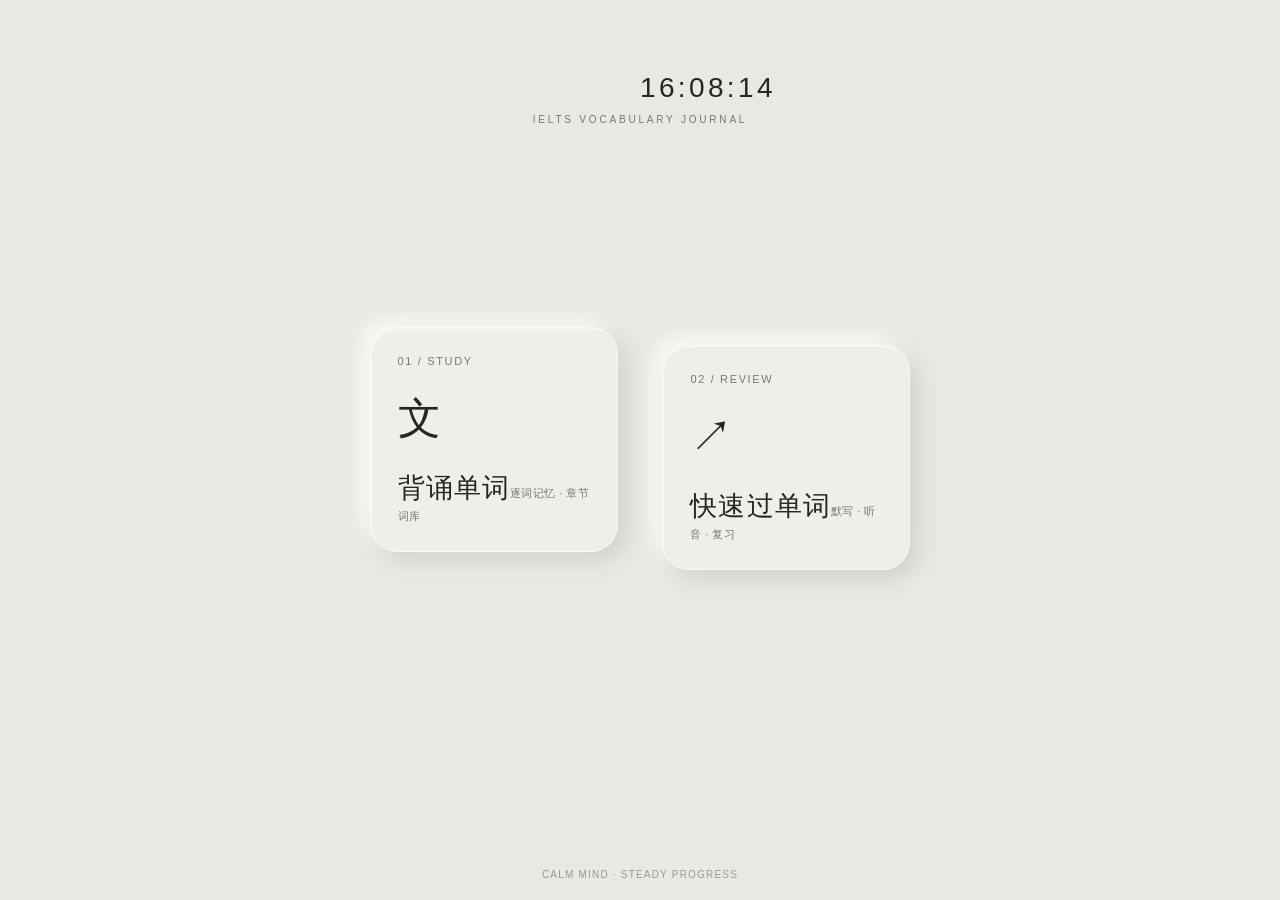
<file: index.html>
<!doctype html>
<html lang="zh-CN"><head><meta charset="utf-8"><meta name="viewport" content="width=device-width, initial-scale=1, viewport-fit=cover"><meta name="theme-color" content="#e9e8e2"><title>词汇真经 · IELTS Vocabulary v0.3</title>
<style>
:root{--paper:#e9e8e2;--ink:#252722;--muted:#777970;--tile:#efeee8;--shadow1:rgba(255,255,250,.9);--shadow2:rgba(126,127,117,.22);--accent:#6e7867;--line:#d8d8cf;--panel:#f5f4ee;--green:#629b70;--red:#c57d7d}*{box-sizing:border-box}html,body{margin:0;min-height:100%;background:var(--paper);color:var(--ink);font-family:-apple-system,BlinkMacSystemFont,"SF Pro Display","PingFang SC",sans-serif}button,input{font:inherit;color:inherit}button{cursor:pointer}button:focus-visible,input:focus-visible{outline:2px solid var(--accent);outline-offset:3px}.screen{min-height:100svh}.home{position:relative;display:flex;flex-direction:column;align-items:center;justify-content:center;padding:calc(24px + env(safe-area-inset-top)) 24px calc(28px + env(safe-area-inset-bottom));overflow:hidden}.clock{position:absolute;top:clamp(26px,8vh,74px);left:50%;transform:translateX(-50%) translateY(34px);opacity:0;font-size:clamp(20px,2.5vw,28px);font-weight:500;letter-spacing:.12em;font-variant-numeric:tabular-nums;animation:floatIn 1.1s cubic-bezier(.16,1,.3,1) .18s forwards}.brand{position:absolute;top:calc(clamp(26px,8vh,74px) + 42px);font-size:10px;letter-spacing:.28em;color:var(--muted);opacity:0;animation:fadeIn .9s ease .7s forwards}.tiles{display:flex;align-items:center;justify-content:center;gap:clamp(20px,3.5vw,46px);width:100%;transform:translateY(42px);opacity:0;animation:floatIn 1.2s cubic-bezier(.16,1,.3,1) .38s forwards}.tile{width:clamp(150px,20vw,248px);height:clamp(172px,25vh,226px);border:1px solid rgba(255,255,255,.65);border-radius:27px;background:var(--tile);box-shadow:8px 8px 20px var(--shadow2),-8px -8px 20px var(--shadow1),inset 1px 1px 1px rgba(255,255,255,.55);display:flex;flex-direction:column;align-items:flex-start;justify-content:space-between;padding:clamp(18px,2.3vw,27px);text-align:left;transition:transform .28s ease,box-shadow .28s ease;position:relative;overflow:hidden}.tile:first-child{transform:translateY(-9px)}.tile:last-child{transform:translateY(9px)}.tile:hover{box-shadow:12px 12px 24px var(--shadow2),-12px -12px 24px var(--shadow1)}.tile:active{filter:brightness(.99)}.num{font-size:11px;letter-spacing:.15em;color:var(--muted)}.glyph{font-size:clamp(28px,4vw,43px);font-weight:300;line-height:1}.tile-title{font-size:clamp(19px,2.4vw,27px);font-weight:550;letter-spacing:.04em}.tile-sub{font-size:11px;color:var(--muted);margin-top:6px;letter-spacing:.04em}.home-note{position:absolute;bottom:calc(20px + env(safe-area-inset-bottom));font-size:10px;color:#999a91;letter-spacing:.12em;opacity:0;animation:fadeIn 1s ease 1s forwards}@keyframes floatIn{to{opacity:1;transform:translateY(0)}}@keyframes fadeIn{to{opacity:1}}.workspace{display:none;height:100svh;min-height:0;overflow:hidden;grid-template-columns:minmax(220px,25%) 1fr}.workspace.active{display:grid}.sidebar{padding:calc(22px + env(safe-area-inset-top)) 18px 22px calc(18px + env(safe-area-inset-left));border-right:1px solid var(--line);height:100svh;min-height:0;overflow:hidden;display:flex;flex-direction:column;background:rgba(255,255,255,.13)}.side-top{display:flex;align-items:center;justify-content:space-between;gap:10px;margin-bottom:24px}.back{border:0;background:transparent;padding:8px 0;color:var(--muted);font-size:13px}.side-title{font-size:20px;font-weight:600;margin:5px 0}.side-desc{font-size:11px;color:var(--muted);margin-bottom:18px}.chapter-list{display:flex;flex-direction:column;gap:5px;overflow-y:auto;overscroll-behavior:contain;min-height:0;flex:1;padding-right:4px;-webkit-overflow-scrolling:touch}.chapter{display:flex;align-items:center;gap:11px;width:100%;border:0;background:transparent;text-align:left;border-radius:12px;padding:11px 10px;min-height:46px}.chapter:hover{background:rgba(255,255,255,.4)}.chapter.active{background:#dcded4}.chapter-no{font-size:10px;color:var(--muted);min-width:22px}.chapter-name{font-size:12px;line-height:1.4}.side-foot{margin-top:auto;padding-top:16px;color:var(--muted);font-size:10px;line-height:1.7}.content{min-width:0;height:100svh;min-height:0;padding:calc(24px + env(safe-area-inset-top)) calc(26px + env(safe-area-inset-right)) 30px;overflow:hidden;display:flex;flex-direction:column}.content-head{display:flex;justify-content:space-between;align-items:flex-start;gap:16px;margin-bottom:24px}.eyebrow{font-size:10px;letter-spacing:.19em;color:var(--muted)}h1{font-size:clamp(24px,3vw,38px);font-weight:550;letter-spacing:-.035em;margin:8px 0 5px}.chapter-subtitle{color:var(--muted);font-size:12px}.head-actions{display:flex;gap:8px;align-items:center}.soft-button{border:1px solid var(--line);background:rgba(255,255,255,.28);border-radius:12px;padding:10px 13px;font-size:12px}.soft-button:hover{background:rgba(255,255,255,.65)}.word-grid{display:grid;grid-template-columns:repeat(auto-fill,minmax(min(100%,165px),1fr));gap:13px;align-content:start;overflow-y:auto;overscroll-behavior:contain;min-height:0;flex:1;padding:2px 6px 16px 2px;-webkit-overflow-scrolling:touch}.word-card{border:1px solid rgba(255,255,255,.7);border-radius:17px;background:var(--panel);box-shadow:4px 4px 12px rgba(126,127,117,.12),-4px -4px 12px rgba(255,255,250,.65);padding:17px 16px;min-height:116px;text-align:left;transition:box-shadow .22s ease;will-change:box-shadow}.word-card:hover{box-shadow:6px 6px 15px rgba(126,127,117,.16),-6px -6px 15px rgba(255,255,250,.75)}.word-en{font-size:20px;font-weight:570;letter-spacing:-.025em;margin-bottom:7px;overflow-wrap:anywhere}.word-meta{display:flex;align-items:center;gap:9px;color:var(--muted);font-size:11px}.word-pos{color:#646c5d}.word-cn{font-size:12px;margin-top:9px;color:#50554c}.empty-note{font-size:12px;color:var(--muted);padding:20px 0}.demo-label{display:inline-flex;border:1px solid var(--line);border-radius:999px;padding:5px 9px;font-size:10px;color:var(--muted);margin-top:12px}.quick-view{display:none;min-height:100svh;padding:calc(25px + env(safe-area-inset-top)) max(20px,calc((100vw - 780px)/2)) calc(20px + env(safe-area-inset-bottom));align-items:center;justify-content:center}.quick-view.active{display:flex;animation:fadeIn .25s ease}.quick-layout{width:min(780px,100%);display:flex;flex-direction:column;gap:18px}.quick-top{display:flex;align-items:center;justify-content:space-between;gap:12px}.quick-panel{width:100%;min-height:260px;border:1px solid rgba(255,255,255,.75);border-radius:28px;background:var(--panel);box-shadow:8px 8px 22px var(--shadow2),-8px -8px 22px var(--shadow1);padding:clamp(24px,5vw,44px);display:flex;flex-direction:column;align-items:center;justify-content:center;text-align:center;transition:box-shadow .2s,transform .2s}.prompt-label{font-size:11px;color:var(--muted);letter-spacing:.1em}.prompt-text{font-size:clamp(24px,4vw,38px);font-weight:520;margin-top:22px;line-height:1.5}.prompt-sub{font-size:13px;color:var(--muted);margin-top:10px}.answer-input{display:block;width:100%;border:1px solid rgba(255,255,255,.8);border-radius:18px;background:#f7f6f0;padding:18px 20px;font-size:20px;box-shadow:inset 4px 4px 9px rgba(126,127,117,.09),inset -4px -4px 9px rgba(255,255,250,.9);transition:border-color .18s,box-shadow .18s;outline:none;text-align:center}.answer-input::placeholder{color:#a1a298;font-size:15px}.answer-input.good{border-color:rgba(76,158,97,.7);box-shadow:0 0 0 3px rgba(76,158,97,.12),0 0 22px rgba(76,158,97,.26),inset 2px 2px 5px rgba(126,127,117,.06)}.answer-input.bad{border-color:rgba(197,100,100,.52);box-shadow:0 0 0 2px rgba(197,100,100,.07),0 0 13px rgba(197,100,100,.13);animation:shake .32s ease}.answer-input:disabled{opacity:.7}@keyframes shake{0%,100%{transform:translateX(0)}20%,60%{transform:translateX(-5px)}40%,80%{transform:translateX(5px)}}.quick-buttons{display:grid;grid-template-columns:repeat(5,minmax(0,1fr));gap:8px}.quick-buttons button{min-width:0;white-space:nowrap;padding:12px 5px;font-size:clamp(10px,1.5vw,13px);border-radius:13px}.quick-buttons .active-mode{background:#dcded4;box-shadow:inset 2px 2px 4px rgba(100,105,90,.08)}.word-btn{color:#4e8b5b}.progress-wrap{margin-top:2px}.progress-meta{display:flex;align-items:center;justify-content:flex-end;font-size:12px;color:var(--muted);font-variant-numeric:tabular-nums;margin-bottom:8px}.progress-track{height:8px;background:#d9d9d0;border-radius:99px;overflow:hidden;box-shadow:inset 2px 2px 4px rgba(100,100,90,.1)}.progress-fill{height:100%;width:0;background:#779b7b;border-radius:99px;transition:width .3s ease}.list-row{display:grid;grid-template-columns:1fr 1fr;gap:12px}.vocab-bin{border-radius:17px;padding:13px;background:rgba(255,255,255,.25);min-height:74px}.vocab-bin.wrong{border:1px solid rgba(197,125,125,.5)}.vocab-bin.new{border:1px solid rgba(98,155,112,.5)}.bin-title{font-size:12px;font-weight:600;margin-bottom:8px}.wrong .bin-title{color:#b66d6d}.new .bin-title{color:#4f8a5d}.bin-words{display:flex;flex-wrap:wrap;gap:6px}.bin-word{font-size:11px;padding:5px 8px;border-radius:7px;background:rgba(255,255,255,.52);line-height:1.4}.wrong .bin-word{background:rgba(197,125,125,.12)}.new .bin-word{background:rgba(98,155,112,.12)}.review-missed{display:block;width:100%;margin-top:12px;border:1px solid var(--line);border-radius:13px;padding:12px;background:rgba(255,255,255,.36);font-size:13px}.reset-btn{display:block;margin:8px auto 0;background:transparent;border:0;padding:8px 14px;color:var(--muted);font-size:12px}.modal-backdrop{position:fixed;inset:0;background:rgba(36,38,32,.25);backdrop-filter:blur(8px);display:none;align-items:center;justify-content:center;padding:16px;z-index:20}.modal-backdrop.open{display:flex;animation:backdropFade .22s ease both}@keyframes backdropFade{from{background:rgba(36,38,32,0)}to{background:rgba(36,38,32,.25)}}.word-window,.chapter-window,.summary-window{width:min(760px,94vw);max-height:88svh;overflow:auto;border-radius:28px;background:var(--panel);box-shadow:0 30px 90px rgba(30,32,25,.22),inset 1px 1px 0 white;padding:clamp(22px,5vw,48px);display:flex;flex-direction:column;position:relative;animation:none;transform:translateZ(0);backface-visibility:hidden}@keyframes windowIn{from{opacity:.6;transform:scale(.45) translateY(20px)}to{opacity:1;transform:scale(1) translateY(0)}}.modal-top{display:flex;justify-content:space-between;align-items:center}.modal-kicker{font-size:10px;color:var(--muted);letter-spacing:.15em}.close{border:1px solid var(--line);background:transparent;border-radius:50%;width:36px;height:36px;font-size:20px;line-height:1;flex-shrink:0}.modal-word{font-size:clamp(42px,8vw,68px);letter-spacing:-.05em;font-weight:550;margin:clamp(24px,6vh,52px) 0 8px;text-align:center}.modal-phonetic{color:var(--muted);font-size:14px;text-align:center;margin-top:0;letter-spacing:.02em}.meaning-line{display:block;margin:0 0 7px}.meaning-pos{display:inline-block;color:#646c5d;font-size:.72em;font-weight:600;margin-right:8px;white-space:nowrap}.modal-meaning{font-size:clamp(18px,3vw,24px);margin-top:24px;line-height:1.65}.modal-word{margin-bottom:8px}.modal-roots{font-size:14px;color:#65695f;line-height:1.8;margin-top:16px}.modal-example{margin-top:16px;color:#62665d;font-size:14px;line-height:1.8}.modal-example b{font-weight:550;color:#777970;margin-right:7px}.modal-bottom{margin-top:auto;padding-top:30px;display:flex;align-items:center;justify-content:space-between;gap:10px}.modal-counter{font-size:11px;color:var(--muted)}.primary{background:#6e7867;color:white;border:0;border-radius:12px;padding:12px 18px;font-size:12px}.chapter-window{width:min(400px,90vw);max-height:min(620px,80svh);padding:22px}.chapter-options{overflow:auto;margin-top:15px;display:flex;flex-direction:column;gap:4px}.chapter-option{display:flex;align-items:center;justify-content:space-between;border:0;background:transparent;border-radius:12px;padding:13px;text-align:left}.chapter-option:hover,.chapter-option.selected{background:#e4e5dc}.summary-window{width:min(680px,94vw);min-height:430px;justify-content:center;transform-origin:center;animation:summaryGrow .55s cubic-bezier(.16,1,.3,1)}@keyframes summaryGrow{from{opacity:.6;transform:scale(.3)}to{opacity:1;transform:scale(1)}}.summary-score{font-size:clamp(48px,10vw,78px);font-weight:550;letter-spacing:-.06em;text-align:center;margin:20px 0}.summary-stats{display:flex;justify-content:center;gap:24px;color:var(--muted);font-size:13px}.summary-lists{display:grid;grid-template-columns:1fr 1fr;gap:12px;margin-top:24px}.summary-actions{display:flex;justify-content:center;gap:10px;flex-wrap:wrap;margin-top:24px}.hide{display:none!important}.flash-message{min-height:18px;text-align:center;font-size:12px;color:var(--muted)}
@media(max-width:700px){.home{padding-left:16px;padding-right:16px}.tiles{gap:14px}.tile{width:min(43vw,220px);height:clamp(160px,23vh,210px);border-radius:22px;padding:17px}.tile:first-child{transform:translateY(-6px)}.tile:last-child{transform:translateY(6px)}.workspace.active{grid-template-columns:118px minmax(0,1fr)}.sidebar,.content{height:100svh;min-height:0}.content-head{flex-shrink:0}.sidebar{padding:calc(16px + env(safe-area-inset-top)) 9px 14px calc(8px + env(safe-area-inset-left))}.side-top{align-items:flex-start;margin-bottom:18px}.side-title{font-size:17px}.side-desc{font-size:10px}.chapter{padding:10px 6px;gap:5px}.chapter-name{font-size:10px}.chapter-no{min-width:18px;font-size:9px}.content{padding:calc(18px + env(safe-area-inset-top)) calc(12px + env(safe-area-inset-right)) 20px}.content-head{display:block;margin-bottom:18px}.head-actions{margin-top:14px}.word-grid{grid-template-columns:repeat(auto-fill,minmax(125px,1fr));gap:9px}.word-card{padding:13px 12px;min-height:105px}.word-en{font-size:17px}.word-cn{font-size:11px}.chapter-subtitle{font-size:11px}.side-foot{font-size:9px}.quick-view{padding-left:14px;padding-right:14px}.quick-panel{min-height:230px;border-radius:23px}.quick-buttons{gap:5px}.quick-buttons button{padding:12px 2px;font-size:10px;border-radius:10px}.answer-input{padding:16px 10px}.list-row{gap:8px}.vocab-bin{padding:10px}.summary-window{padding:24px}.summary-lists{gap:8px}}@media(orientation:portrait) and (max-width:520px){.home{justify-content:center}.tiles{flex-direction:column;gap:16px}.tile{width:min(72vw,330px);height:clamp(132px,19vh,165px)}.tile:first-child,.tile:last-child{transform:none}.tile .glyph{font-size:29px}.clock{top:8vh}.brand{top:calc(8vh + 38px)}.home-note{font-size:9px}}@media(max-width:390px){.quick-buttons button{font-size:9px}.summary-stats{gap:12px}.modal-bottom{align-items:flex-start;flex-direction:column}}@media(prefers-reduced-motion:reduce){*,*::before,*::after{animation-duration:.01ms!important;animation-delay:0ms!important;transition-duration:.01ms!important}}
</style></head><body>
<main id="home" class="screen home"><div id="clock" class="clock">12:08:36</div><div class="brand">IELTS VOCABULARY JOURNAL</div><div class="tiles"><button class="tile" id="memorizeTile"><span class="num">01 / STUDY</span><span class="glyph">文</span><span><span class="tile-title">背诵单词</span><span class="tile-sub">逐词记忆 · 章节词库</span></span></button><button class="tile" id="quickTile"><span class="num">02 / REVIEW</span><span class="glyph">↗</span><span><span class="tile-title">快速过单词</span><span class="tile-sub">默写 · 听音 · 复习</span></span></button></div><div class="home-note">CALM MIND · STEADY PROGRESS</div></main>
<section id="workspace" class="screen workspace"><aside class="sidebar"><div class="side-top"><button class="back" id="backHome">← 首页</button><span class="eyebrow" id="sideCount">01 / 22</span></div><div class="side-title">章节目录</div><div class="side-desc">选择章节，开始学习</div><div class="chapter-list" id="chapterList"></div><div class="side-foot">进度保存在本设备浏览器<br>演示词条尚未覆盖全书</div></aside><div class="content"><div class="content-head"><div><div class="eyebrow">VOCABULARY · STUDY MODE</div><h1 id="chapterTitle">Cpt.1</h1><div id="chapterSubtitle" class="chapter-subtitle">点击单词卡片，放大查看内容。</div><span class="demo-label">演示词库 · 待核对全书内容</span></div><div class="head-actions"><button class="soft-button" id="studyHome">首页</button></div></div><div class="word-grid" id="wordGrid"></div></div></section>
<section id="quickView" class="screen quick-view"><div class="quick-layout"><div class="quick-top"><div><div class="eyebrow">02 / QUICK REVIEW</div><div class="chapter-subtitle">根据中文释义或读音默写英文</div></div><button class="back" id="quickClose">← 首页</button></div><div class="quick-panel" id="quickPanel"><div class="prompt-label" id="promptLabel">EXPLANATION</div><div class="prompt-text" id="promptText">候选人；申请者</div><div class="prompt-sub" id="promptSub">写出对应的英文单词</div></div><form id="answerForm"><input id="answerInput" class="answer-input" type="text" autocomplete="off" autocapitalize="off" spellcheck="false" inputmode="latin" placeholder="输入英文单词，按回车提交" aria-label="输入英文单词"></form><div id="feedback" class="flash-message" aria-live="polite"></div><div class="quick-buttons"><button class="soft-button" id="chapterPicker">Cpt.1</button><button class="soft-button" id="randomBtn">Random</button><button class="soft-button active-mode" id="explanationBtn">Explanation</button><button class="soft-button" id="listeningBtn">Listening</button><button class="soft-button word-btn" id="addWordBtn">＋ 生词</button></div><div class="progress-wrap"><div class="progress-meta"><span id="progressCount">0 / 14</span></div><div class="progress-track"><div class="progress-fill" id="progressFill"></div></div></div><div class="list-row"><section class="vocab-bin wrong"><div class="bin-title">错词本 <span id="wrongCount">0</span></div><div class="bin-words" id="wrongWords"></div></section><section class="vocab-bin new"><div class="bin-title">生词本 <span id="newCount">0</span></div><div class="bin-words" id="newWords"></div></section></div><button class="review-missed" id="reviewMissed">复习生词➕错词</button><button class="reset-btn" id="resetRound">刷新</button></div></section>
<div id="wordBackdrop" class="modal-backdrop" role="dialog" aria-modal="true" aria-label="单词详情"><div class="word-window"><div class="modal-top"><div class="modal-kicker" id="modalKicker">WORD DETAIL · 01</div><button class="close" id="closeWord">×</button></div><div class="modal-word" id="modalWord">candidate</div><div class="modal-phonetic" id="modalPhonetic">/ˈkændɪdət/</div><div class="modal-meaning" id="modalMeaning"><span class="meaning-line"><span class="meaning-pos">n.</span>候选人；申请者</span></div><div class="modal-roots" id="modalRoots"></div><div class="modal-example" id="modalExample"><b>eg：</b>Example sentence.</div><div class="modal-bottom"><span class="modal-counter" id="modalCounter">Cpt.1 · 1 / 14</span><button class="primary" id="nextModal">下一个单词 →</button></div></div></div>
<div id="chapterBackdrop" class="modal-backdrop" role="dialog" aria-modal="true" aria-label="选择章节"><div class="chapter-window"><div class="modal-top"><div><div class="modal-kicker">CHOOSE CHAPTER</div><div style="margin-top:7px;font-size:18px;font-weight:550">选择章节</div></div><button class="close" id="closeChapters">×</button></div><div class="chapter-options" id="chapterOptions"></div></div></div>
<div id="summaryBackdrop" class="modal-backdrop" role="dialog" aria-modal="true" aria-label="本轮默写总结"><div class="summary-window"><div class="modal-top"><div class="modal-kicker">ROUND COMPLETE</div><button class="close" id="closeSummary">×</button></div><div style="text-align:center;margin-top:16px;color:var(--muted);font-size:13px" id="summaryChapter">Cpt.1 · 本轮完成</div><div class="summary-score" id="summaryScore">0%</div><div class="summary-stats"><span id="summaryCorrect">答对 0</span><span id="summaryWrong">答错 0</span><span id="summaryTotal">共 0 词</span></div><div class="summary-lists"><section class="vocab-bin wrong"><div class="bin-title">错词</div><div class="bin-words" id="summaryWrongWords"></div></section><section class="vocab-bin new"><div class="bin-title">生词</div><div class="bin-words" id="summaryNewWords"></div></section></div><div class="summary-actions"><button class="soft-button" id="summaryReview">复习生词➕错词</button><button class="primary" id="summaryHome">返回首页</button></div></div></div>
<script>
const vocabulary=[
{word:'monsoon',phonetic:'/mɒnˈsuːn/',pos:'n.',meaning:'季风；雨季',example:'The monsoon brings rain to us.',roots:'monsoon 经由葡萄牙语进入英语，最终源自阿拉伯语 mawsim（季节）；此处为简要词源注释。'},
{word:'gale',phonetic:'/ɡeɪl/',pos:'n.',meaning:'大风；强风',example:'We got our roof blown off in a gale last night.',roots:''},
{word:'ore',phonetic:'/ɔːr/',pos:'n.',meaning:'矿石；矿',example:'This mountain area is rich in iron ore.',roots:''},
{word:'mineral',phonetic:'/ˈmɪnərəl/',pos:'n.',meaning:'矿物；矿物质；矿产',example:'China is rich in mineral resources.',roots:'来自拉丁语 minera（矿），经由相关拉丁语词形进入英语；mineral 与 mine 在词源上有关。'},
{word:'marble',phonetic:'/ˈmɑːrbəl/',pos:'n.',meaning:'大理石；（玩具）弹珠',example:'They used marble to build the steps.',roots:'源自拉丁语 marmor，意为“大理石”，经由古法语进入英语。'},
{word:'quartz',phonetic:'/kwɔːrts/',pos:'n.',meaning:'石英',example:'Have you bought the quartz clock?',roots:''},
{word:'granite',phonetic:'/ˈɡrænɪt/',pos:'n.',meaning:'花岗岩',example:'His grave is made of granite.',roots:'与 grain（颗粒）有词源联系；granite 指具有颗粒状晶体结构的岩石。'},
{word:'gust',phonetic:'/ɡʌst/',pos:'n.',meaning:'一阵强风；（感情的）迸发',example:'A gust of wind blew the leaves off the trees.',roots:''},
{word:'breeze',phonetic:'/briːz/',pos:'n.',meaning:'微风；和风',example:'We are enjoying the cool breeze that comes from the lake.',roots:''},
{word:'hurricane',phonetic:'/ˈhɜːrəkeɪn/',pos:'n.',meaning:'飓风；暴风',example:'The hurricane flung their motorboat upon the rocks.',roots:'源自西班牙语 huracán，最终与加勒比地区原住民语言中的风暴名称有关。'},
{word:'tornado',phonetic:'/tɔːrˈneɪdoʊ/',pos:'n.',meaning:'龙卷风',example:'When a tornado touches the ground, it does a lot of damage.',roots:'常被联系到西班牙语 tornar（转动、返回）一类词形；词源细节较复杂，不宜仅按现代拼写硬拆词根。'},
{word:'typhoon',phonetic:'/taɪˈfuːn/',pos:'n.',meaning:'台风',example:'The typhoon is gathering strength.',roots:'经由英语及其他欧洲语言传播，历史上与中文“台风”及希腊语、阿拉伯语等词形的关系存在争议，不做单一来源断言。'},
{word:'volcano',phonetic:'/vɑːlˈkeɪnoʊ/',pos:'n.',meaning:'火山',example:'The volcano erupted and two small towns were buried under metres of hot ash.',roots:'源自意大利语/拉丁语 Vulcanus（罗马神话中的火神 Vulcan），与火山名称的历史联系有关。'},
{word:'erupt',phonetic:'/ɪˈrʌpt/',pos:'v.',meaning:'爆发；喷发；（群体等）突然出现',example:'Hot lava erupted from the crust.',roots:'e-（向外）+ rupt（破裂，来自拉丁语 rumpere“打破”）；同源词包括 rupture、interrupt。'}
];
const chapterNames=Array.from({length:22},(_,i)=>`Cpt.${i+1}`);const $=id=>document.getElementById(id);let studyChapter=0,selectedWord=0,mode='explanation',quizChapter=0,roundWords=[],roundIndex=0,correct=0,wrong=[],newWords=[],wrongSet=new Set(),newSet=new Set(),roundWrong=[],roundNew=[],isSpecial=false,submitting=false,roundComplete=false,randomOrder=false;
const STORAGE='ieltsVocabDesignV2';function persist(){try{localStorage.setItem(STORAGE,JSON.stringify({quizChapter,mode,wrong:[...wrongSet],newWords:[...newSet]}))}catch(e){}}function tick(){let d=new Date();$('clock').textContent=[d.getHours(),d.getMinutes(),d.getSeconds()].map(n=>String(n).padStart(2,'0')).join(':')}tick();setInterval(tick,1000);
function morphFrom(el,target){
  if(!el||!target)return;
  const sourceRect=el.getBoundingClientRect();
  if(!sourceRect.width||!sourceRect.height){target.style.visibility='';return;}
  const isScreen=target.classList.contains('screen');
  target.style.visibility='';
  if(isScreen){
    target.classList.add('active');
    const targetRect=target.getBoundingClientRect();
    const x=Math.max(0,Math.min(targetRect.width,sourceRect.left+sourceRect.width/2-targetRect.left));
    const y=Math.max(0,Math.min(targetRect.height,sourceRect.top+sourceRect.height/2-targetRect.top));
    const radius=Math.hypot(Math.max(x,targetRect.width-x),Math.max(y,targetRect.height-y));
    target.animate([{clipPath:`circle(0px at ${x}px ${y}px)`},{clipPath:`circle(${radius}px at ${x}px ${y}px)`}],{duration:620,easing:'cubic-bezier(.16,1,.3,1)'});
    const sourceScreen=el.closest('.screen');
    if(sourceScreen&&sourceScreen!==target)sourceScreen.style.display='none';
    return;
  }
  const dest=target.getBoundingClientRect();
  const dx=sourceRect.left-dest.left,dy=sourceRect.top-dest.top;
  const sx=Math.max(.01,sourceRect.width/dest.width),sy=Math.max(.01,sourceRect.height/dest.height);
  target.style.transformOrigin='top left';
  target.animate([
    {transform:`translate(${dx}px,${dy}px) scale(${sx},${sy})`,opacity:.94,borderRadius:'18px'},
    {transform:'translate(0,0) scale(1,1)',opacity:1,borderRadius:'28px'}
  ],{duration:520,easing:'cubic-bezier(.16,1,.3,1)',fill:'both'}).onfinish=()=>{target.style.transform='';target.style.transformOrigin='';};
}
function showStudy(from=$('memorizeTile')){
  $('quickView').classList.remove('active');$('quickView').style.display='none';
  $('workspace').classList.remove('active');$('workspace').style.display='grid';
  studyChapter=quizChapter;renderChapters();renderStudyWords();
  if(from)morphFrom(from,$('workspace'));else $('workspace').classList.add('active');
  $('home').style.display='none';
}
function showQuick(from=$('quickTile')){
  $('workspace').classList.remove('active');$('workspace').style.display='none';
  $('quickView').classList.remove('active');$('quickView').style.display='flex';
  if(!roundWords.length||roundComplete)startRound(quizChapter,false);
  renderQuiz();
  if(from)morphFrom(from,$('quickView'));else $('quickView').classList.add('active');
  $('home').style.display='none';
  setTimeout(()=>$('answerInput').focus({preventScroll:true}),640);
}
function showHome(){
  $('workspace').classList.remove('active');$('quickView').classList.remove('active');
  $('workspace').style.display='none';$('quickView').style.display='none';$('home').style.display='flex';closeOverlays();
}
function renderChapters(){const list=$('chapterList');list.innerHTML='';chapterNames.forEach((name,i)=>{let b=document.createElement('button');b.className='chapter'+(i===studyChapter?' active':'');b.innerHTML=`<span class="chapter-no">${String(i+1).padStart(2,'0')}</span><span class="chapter-name">${name}</span>`;b.onclick=()=>{studyChapter=i;quizChapter=i;renderChapters();renderStudyWords();startRound(i,false)};list.append(b)});$('sideCount').textContent=`${String(studyChapter+1).padStart(2,'0')} / 22`;$('chapterTitle').textContent=chapterNames[studyChapter]}
function renderStudyWords(){const grid=$('wordGrid');grid.innerHTML='';let words=studyChapter===0?vocabulary:[];$('chapterSubtitle').textContent=words.length?`${words.length} 个演示词条 · 点击卡片放大查看`:'本章节词库待从原书识别并校对';if(!words.length){grid.innerHTML='<div class="empty-note">该章节暂未录入经核对的书本词条。为避免编造教材内容，先保留页面结构。</div>';return}words.forEach((w,i)=>{let b=document.createElement('button');b.className='word-card';b.innerHTML='<div class="word-en"></div><div class="word-meta"><span class="word-pronunciation"></span><span>查看详情 ↗</span></div><div class="word-cn"></div>';b.querySelector('.word-en').textContent=w.word;b.querySelector('.word-pronunciation').textContent=w.phonetic||'';b.querySelector('.word-cn').textContent=w.pos+' '+w.meaning.split(/[；;]/)[0];b.onclick=()=>openWord(i,b);grid.append(b)})}
function openWord(i,from){selectedWord=i;const w=vocabulary[i];$('modalWord').textContent=w.word;$('modalPhonetic').textContent=w.phonetic||'';$('modalMeaning').innerHTML='';const meaningLine=document.createElement('span');meaningLine.className='meaning-line';const pos=document.createElement('span');pos.className='meaning-pos';pos.textContent=w.pos;meaningLine.append(pos,document.createTextNode(w.meaning));$('modalMeaning').append(meaningLine);$('modalRoots').textContent=w.roots;$('modalRoots').classList.toggle('hide',!w.roots);$('modalExample').innerHTML='<b>eg：</b>';let example=document.createElement('span');example.textContent=w.example;$('modalExample').append(example);$('modalKicker').textContent=`WORD DETAIL · ${String(i+1).padStart(2,'0')}`;$('modalCounter').textContent=`Cpt.${studyChapter+1} · ${i+1} / ${vocabulary.length}`;$('wordBackdrop').classList.add('open');if(from)morphFrom(from,$('wordBackdrop').querySelector('.word-window'))}
function closeOverlays(){['wordBackdrop','chapterBackdrop','summaryBackdrop'].forEach(id=>$(id).classList.remove('open'))}function closeWord(){$('wordBackdrop').classList.remove('open')};function nextModal(){openWord((selectedWord+1)%vocabulary.length)}
function startRound(chapter,fromMissed){quizChapter=chapter;isSpecial=fromMissed;roundComplete=false;submitting=false;correct=0;roundIndex=0;roundWrong=[];roundNew=[];randomOrder=false;roundWords=(chapter===0?vocabulary:[]).map((w,i)=>({...w,_id:w.word,_original:i}));if(fromMissed){const all=[...wrongSet,...newSet];roundWords=all.map(word=>vocabulary.find(w=>w.word===word)).filter(Boolean).map(w=>({...w,_id:w.word,_original:vocabulary.indexOf(w)}))}if(mode==='random')shuffle(roundWords);renderQuiz();persist()}
function shuffle(a){for(let i=a.length-1;i>0;i--){let j=Math.floor(Math.random()*(i+1));[a[i],a[j]]=[a[j],a[i]]}return a}
function currentWord(){return roundWords[roundIndex]}function renderQuiz(){const w=currentWord();$('chapterPicker').textContent=`Cpt.${quizChapter+1}`;$('randomBtn').classList.toggle('active-mode',mode==='random');$('explanationBtn').classList.toggle('active-mode',mode==='explanation');$('listeningBtn').classList.toggle('active-mode',mode==='listening');$('progressCount').textContent=`${Math.min(roundIndex,roundWords.length)} / ${roundWords.length}`;$('progressFill').style.width=(roundWords.length?Math.min(100,roundIndex/roundWords.length*100):0)+'%';renderBins();if(!w){$('promptLabel').textContent='NO WORDS';$('promptText').textContent='本章节暂无已核对词条';$('promptSub').textContent='可以先返回背诵界面，或稍后补充词库';$('answerInput').disabled=true;return} $('answerInput').disabled=false;$('answerInput').value='';$('answerInput').classList.remove('good','bad');$('feedback').textContent='';if(mode==='explanation'){$('promptLabel').textContent='EXPLANATION';$('promptText').textContent=w.meaning;$('promptSub').textContent='写出对应的英文单词'}else if(mode==='listening'){$('promptLabel').textContent='LISTENING';$('promptText').textContent='听音后写出单词';$('promptSub').textContent='点击 Listening 可重新播放当前单词';speakWord(w.word)}else{$('promptLabel').textContent='RANDOM';$('promptText').textContent='写出当前单词';$('promptSub').textContent='随机顺序默写 · 可结合听音复习'} }
function speakWord(word){if(!('speechSynthesis'in window)){ $('feedback').textContent='此浏览器暂不支持语音播放';return}speechSynthesis.cancel();const u=new SpeechSynthesisUtterance(word);u.lang='en-US';u.rate=.86;speechSynthesis.speak(u)}
function renderBins(){const render=(id,arr,set)=>{const el=$(id);el.innerHTML='';const values=[...set];values.forEach(word=>{const w=vocabulary.find(x=>x.word===word);let chip=document.createElement('span');chip.className='bin-word';chip.textContent=w?`${word} · ${w.meaning.split(/[；;]/)[0]}`:word;el.append(chip)})};render('wrongWords',wrong,wrongSet);render('newWords',newWords,newSet);$('wrongCount').textContent=wrongSet.size;$('newCount').textContent=newSet.size}
function cleanInput(value){return value.replace(/[^a-zA-Z'-]/g,'')} $('answerInput').addEventListener('input',e=>{const pos=e.target.selectionStart;const clean=cleanInput(e.target.value);if(clean!==e.target.value){e.target.value=clean;try{e.target.setSelectionRange(Math.min(pos,clean.length),Math.min(pos,clean.length))}catch(_){}}});$('answerForm').addEventListener('submit',e=>{e.preventDefault();submitAnswer()});function submitAnswer(){if(submitting||roundComplete)return;const w=currentWord();if(!w)return;const answer=$('answerInput').value.trim().toLowerCase();if(!answer)return;submitting=true;const ok=answer===w.word.toLowerCase();$('answerInput').classList.remove('good','bad');void $('answerInput').offsetWidth;$('answerInput').classList.add(ok?'good':'bad');if(ok){correct++;$('feedback').textContent='Correct';$('feedback').style.color='var(--green)'}else{if(!wrongSet.has(w.word))wrongSet.add(w.word);if(!roundWrong.includes(w.word))roundWrong.push(w.word);$('feedback').textContent=`答案：${w.word}`;$('feedback').style.color='var(--red)'}roundIndex++;persist();setTimeout(()=>{submitting=false;if(roundIndex>=roundWords.length){roundComplete=true;renderQuiz();showSummary()}else{renderQuiz();$('answerInput').focus({preventScroll:true})}},680)}
function addCurrentNew(){const w=currentWord();if(!w)return;if(!newSet.has(w.word))newSet.add(w.word);if(!roundNew.includes(w.word))roundNew.push(w.word);renderBins();persist();$('feedback').textContent='已加入生词本';$('feedback').style.color='var(--green)';$('answerInput').focus({preventScroll:true})}
function showSummary(){const total=roundWords.length,rate=total?Math.round(correct/total*100):0;$('summaryChapter').textContent=(isSpecial?'生词➕错词复习 · ':'')+`Cpt.${quizChapter+1} · 本轮完成`;$('summaryScore').textContent=rate+'%';$('summaryCorrect').textContent=`答对 ${correct}`;$('summaryWrong').textContent=`答错 ${roundWrong.length}`;$('summaryTotal').textContent=`共 ${total} 词`;fillSummaryList('summaryWrongWords',roundWrong);fillSummaryList('summaryNewWords',roundNew);$('summaryBackdrop').classList.add('open');morphFrom($('answerInput'),$('summaryBackdrop').querySelector('.summary-window'))}
function fillSummaryList(id,words){$(id).innerHTML='';if(!words.length){const s=document.createElement('span');s.className='bin-word';s.textContent='暂无';$(id).append(s);return}words.forEach(word=>{const w=vocabulary.find(x=>x.word===word);const s=document.createElement('span');s.className='bin-word';s.textContent=w?`${word} · ${w.meaning.split(/[；;]/)[0]}`:word;$(id).append(s)})}
function openChapterPicker(){const el=$('chapterOptions');el.innerHTML='';chapterNames.forEach((name,i)=>{let b=document.createElement('button');b.className='chapter-option'+(i===quizChapter?' selected':'');b.innerHTML=`<span>${name}</span><span>${i===quizChapter?'✓':''}</span>`;b.onclick=()=>{$('chapterBackdrop').classList.remove('open');startRound(i,false);$('answerInput').focus({preventScroll:true})};el.append(b)});$('chapterBackdrop').classList.add('open')}
function beginMissedReview(){const list=[...new Set([...wrongSet,...newSet])];if(!list.length){$('feedback').textContent='本轮还没有错词或生词';$('feedback').style.color='var(--muted)';return}const words=list.slice();wrongSet.clear();newSet.clear();roundWords=words.map(word=>vocabulary.find(w=>w.word===word)).filter(Boolean).map(w=>({...w,_id:w.word,_original:vocabulary.indexOf(w)}));isSpecial=true;roundComplete=false;roundIndex=0;correct=0;roundWrong=[];roundNew=[];submitting=false;renderQuiz();persist();$('answerInput').focus({preventScroll:true})}
function resetRound(){speechSynthesis?.cancel?.();wrongSet.clear();newSet.clear();startRound(quizChapter,false);$('summaryBackdrop').classList.remove('open');$('answerInput').focus({preventScroll:true})}
$('memorizeTile').onclick=()=>showStudy($('memorizeTile'));$('quickTile').onclick=()=>showQuick($('quickTile'));$('backHome').onclick=showHome;$('studyHome').onclick=showHome;$('quickClose').onclick=showHome;$('closeWord').onclick=closeWord;$('wordBackdrop').onclick=e=>{if(e.target===$('wordBackdrop'))closeWord()};$('nextModal').onclick=nextModal;$('chapterPicker').onclick=openChapterPicker;$('closeChapters').onclick=()=>$('chapterBackdrop').classList.remove('open');$('chapterBackdrop').onclick=e=>{if(e.target===$('chapterBackdrop'))$('chapterBackdrop').classList.remove('open')};$('randomBtn').onclick=()=>{mode='random';if(roundWords.length){const remaining=roundWords.slice(roundIndex);shuffle(remaining);roundWords.splice(roundIndex,remaining.length,...remaining)}renderQuiz();$('answerInput').focus({preventScroll:true});persist()};$('explanationBtn').onclick=()=>{mode='explanation';renderQuiz();$('answerInput').focus({preventScroll:true});persist()};$('listeningBtn').onclick=()=>{mode='listening';renderQuiz();$('answerInput').focus({preventScroll:true});persist()};$('addWordBtn').onclick=addCurrentNew;$('reviewMissed').onclick=beginMissedReview;$('resetRound').onclick=resetRound;$('closeSummary').onclick=()=>$('summaryBackdrop').classList.remove('open');$('summaryReview').onclick=()=>{$('summaryBackdrop').classList.remove('open');beginMissedReview()};$('summaryHome').onclick=showHome;$('summaryBackdrop').onclick=e=>{if(e.target===$('summaryBackdrop'))$('summaryBackdrop').classList.remove('open')};document.addEventListener('keydown',e=>{if(e.key==='Escape'){closeOverlays();if($('quickView').classList.contains('active'))showHome()} });
// Restore persistent word lists and preferred chapter/mode, but never restore an unfinished round's score/progress.
try{const saved=JSON.parse(localStorage.getItem(STORAGE)||'{}');quizChapter=Number.isInteger(saved.quizChapter)?Math.min(21,Math.max(0,saved.quizChapter)):0;mode=['random','explanation','listening'].includes(saved.mode)?saved.mode:'explanation';(saved.wrong||[]).forEach(w=>{if(vocabulary.some(x=>x.word===w))wrongSet.add(w)});(saved.newWords||[]).forEach(w=>{if(vocabulary.some(x=>x.word===w))newSet.add(w)})}catch(e){}
renderChapters();renderStudyWords();startRound(quizChapter,false);
</script></body></html>
</file>
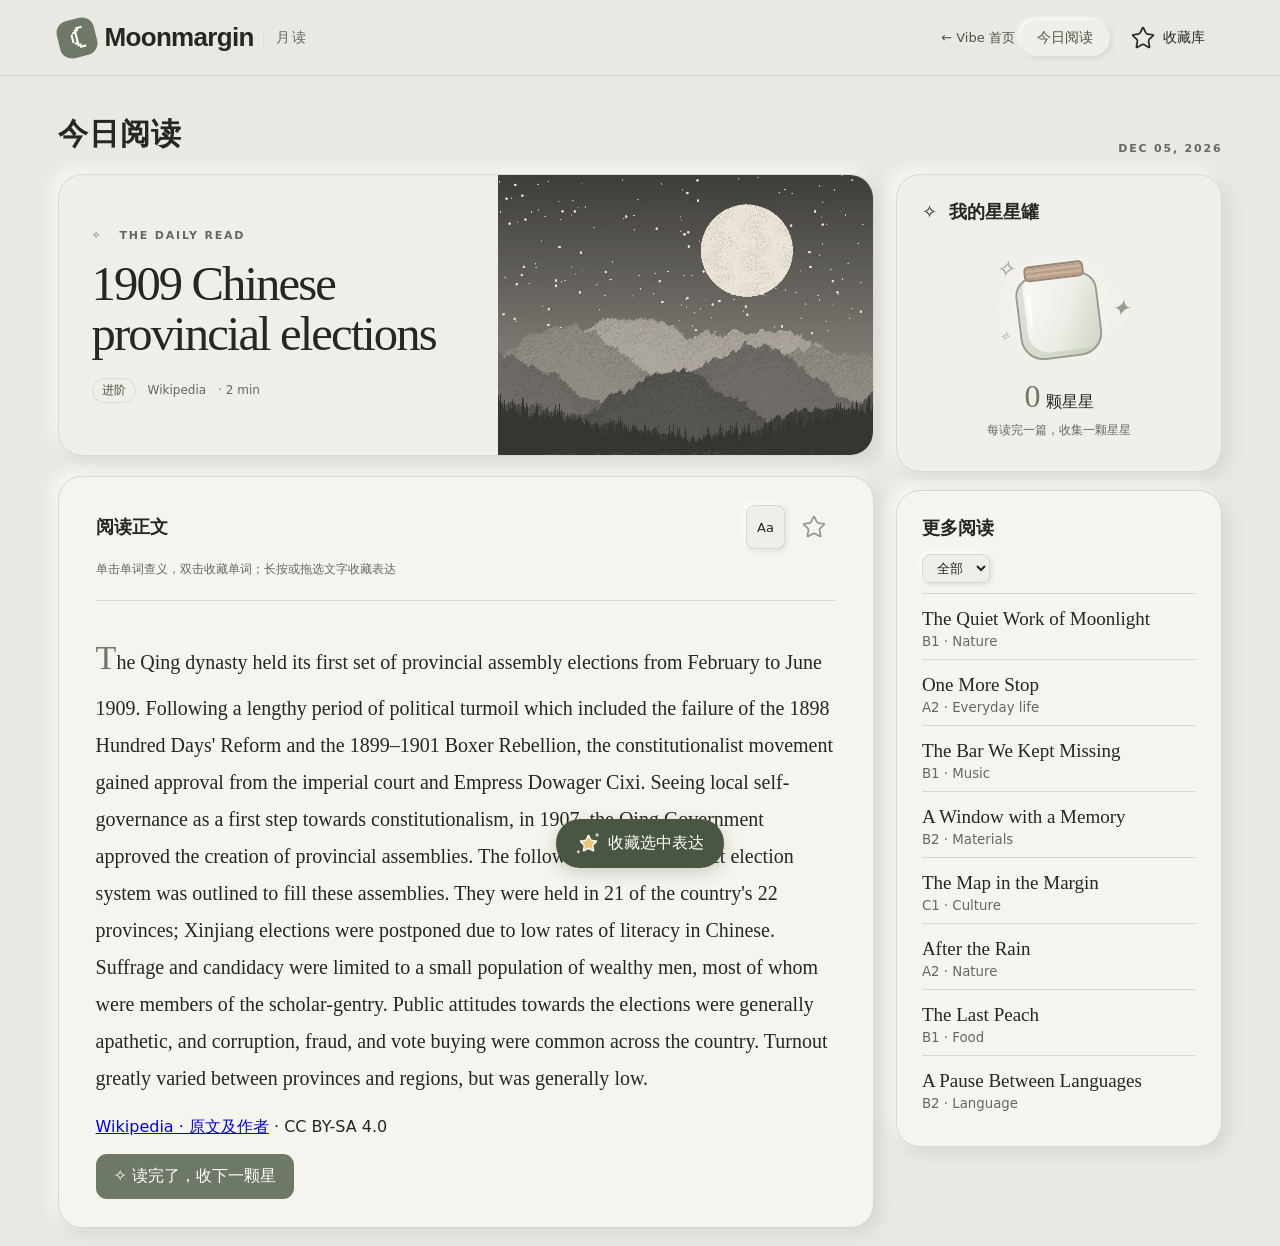
<file: moonmargin/index.html>
<!doctype html><html lang="zh-CN"><meta charset="utf-8"><meta name="viewport" content="width=device-width, initial-scale=1"><meta name="theme-color" content="#e9e8e2"><title>Moonmargin · 月读</title><link rel="stylesheet" href="style.css?v=20261121c"><body><header><div class="wrap top"><div class="brand"><b>☾</b> Moonmargin <small>月读</small></div><nav><a href="../">← Vibe 首页</a> <button id="today">今日阅读</button><button id="saved">我的收藏</button></nav></div></header><main class="wrap" id="main"></main><dialog id="card"><button id="close" aria-label="关闭">×</button><div id="definition"></div></dialog><script src="content.js"></script><script src="app.js?v=20261121c"></script></body></html>
</file>
<file: moonmargin/style.css>
:root{--paper:#e9e8e2;--ink:#252722;--muted:#66695f;--tile:#efeee8;--panel:#f5f4ee;--line:#d8d8cf;--accent:#6e7867;--olive:#495641}
*{box-sizing:border-box}body{margin:0;background:var(--paper);color:var(--ink);font-family:-apple-system,BlinkMacSystemFont,"PingFang SC",system-ui,sans-serif}header{background:var(--paper);border-bottom:1px solid var(--line)}.wrap{width:min(1170px,91%);margin:auto}.top{height:75px;display:flex;align-items:center;justify-content:space-between}.brand{font:550 26px/1.1 -apple-system,BlinkMacSystemFont,sans-serif;letter-spacing:-.7px;display:flex;align-items:center;gap:9px}.brand b{background:var(--accent);color:white;border-radius:12px;width:38px;height:38px;text-align:center;font:34px/36px Georgia;transform:rotate(-14deg)}.brand small{font:14px system-ui;color:var(--muted);letter-spacing:2px;border-left:1px solid #ddd;padding-left:12px}button,select{font:inherit;cursor:pointer;color:inherit}button{border:0;background:transparent}nav button{padding:9px 17px;border-radius:20px;font-size:14px}.active,.tag{background:var(--tile);color:var(--olive)}.heading{display:flex;align-items:end;justify-content:space-between;margin:38px 0 19px}h1{font-size:30px;margin:0;letter-spacing:1px}.date,.ey,.mini{font-size:11px;letter-spacing:1.8px;font-weight:650;color:var(--muted)}.grid{display:grid;grid-template-columns:minmax(0,2.5fr) minmax(250px,1fr);gap:22px}.hero{border:1px solid var(--line);border-radius:20px;overflow:hidden;background:var(--paper);display:grid;grid-template-columns:54% 46%;min-height:282px}.heroText{padding:32px 25px 30px 33px;display:flex;flex-direction:column;align-items:start;justify-content:center}.hero img{width:100%;height:100%;object-fit:cover}.hero h2{font:normal clamp(32px,3.8vw,55px)/1.02 Georgia;margin:18px 0;color:var(--ink);letter-spacing:-1.9px}.meta{display:flex;align-items:center;gap:12px;font-size:12px;color:var(--muted)}.tag{border:1px solid var(--line);background:var(--tile);padding:3px 9px;border-radius:20px}.panel{background:var(--panel);border:1px solid var(--line);border-radius:18px;padding:25px;margin-bottom:18px}.paper{margin-top:20px;padding:28px 37px}.bar{display:flex;align-items:center;justify-content:space-between;gap:10px}.bar h3,h3{font-size:18px;margin:0}.actions{display:flex;gap:7px}.actions button,select{border:1px solid var(--line);background:var(--tile);padding:5px 10px;border-radius:8px;font-size:13px}.hint{font-size:12px;color:var(--muted);margin:12px 0 22px}.text{border-top:1px solid var(--line);padding-top:6px;font:var(--read,20px)/1.85 Georgia,serif;color:var(--ink)}.text p:first-child:first-letter{font-size:1.7em;color:var(--accent)}.word{cursor:pointer;border-radius:3px}.word:hover,.focus{background:#dee2d7;color:var(--olive)}.focus{border-bottom:1px dashed #959f8f}.done{padding:12px 18px;background:var(--accent);border-radius:11px;color:white}.jarpanel{background:var(--tile);text-align:center}.jarpanel h3{text-align:left}.jarArt{position:relative;width:154px;height:140px;margin:14px auto 0;background:radial-gradient(ellipse at center,#fff8 5%,transparent 68%)}.glass{position:absolute;width:82px;height:84px;border:2px solid #959f8f;left:36px;top:36px;border-radius:19px 19px 23px 23px;transform:rotate(-7deg);background:linear-gradient(115deg,#fff9,#e7e9df99 55%,#ced4c4);box-shadow:inset 6px -5px 0 #bfc7b580}.glass:before{content:'';position:absolute;left:9px;right:9px;height:12px;top:-13px;background:repeating-linear-gradient(0deg,#bb9e89 0 2px,#cbb29a 3px 5px);border:2px solid #978674;border-radius:5px}.glass:after{content:'';position:absolute;left:9px;top:15px;height:32px;border-left:4px solid #fffc;border-radius:5px}.spark{color:#959f8f;position:absolute;font-size:23px}.stars{position:absolute;bottom:5px;left:6px;right:6px;color:#d99d36;line-height:15px;letter-spacing:1px}.count{font:32px Georgia;color:var(--accent)}.jarpanel p,.side p{font-size:12px;color:var(--muted);margin:7px 0}.item{display:block;text-align:left;border-top:1px solid var(--line);width:100%;padding:14px 0 10px}.item strong{font:19px Georgia}.item small{display:block;color:var(--muted);margin-top:4px}.side h3{margin-bottom:14px}.side select{margin-bottom:10px}dialog{color:var(--ink);width:min(390px,90vw);border:1px solid var(--line);border-radius:17px;padding:27px;box-shadow:0 15px 70px #36392e33}dialog::backdrop{background:#373a3540}#close{float:right;font-size:24px}dialog h2{font:32px Georgia;margin:10px 0}dialog p{line-height:1.6}.drop{animation:fall .7s}@keyframes fall{from{transform:translateY(-65px);opacity:0}to{transform:none;opacity:1}}@media(max-width:790px){.grid{grid-template-columns:1fr}.hero{min-height:215px}.heading{margin-top:24px}.paper{padding:20px}.brand{font-size:22px}.brand small{display:none}.top{height:60px}nav button{padding:7px 10px}.date{font-size:9px}.heroText{padding:20px}.hero h2{font-size:33px}.meta{gap:6px}.grid aside{display:grid;gap:10px}.jarpanel{order:0}}@media(max-width:440px){.hero{grid-template-columns:59% 41%}.hero h2{font-size:29px}.heroText{padding:15px}.ey{font-size:9px}.paper .bar{flex-wrap:wrap}}

.hero,.panel{box-shadow:6px 6px 15px rgba(126,127,117,.16),-6px -6px 15px rgba(255,255,250,.75);border-radius:24px}
.hero{background:var(--tile)}
.hero img{filter:grayscale(1) sepia(.24) contrast(.9)}
.actions button,select,.active{box-shadow:2px 2px 5px #85877c30,-2px -2px 5px #fffffa}
dialog{background:var(--panel)}
nav a{font-size:13px;color:var(--olive);text-decoration:none}
:focus-visible{outline:2px solid var(--olive);outline-offset:3px}
@media(max-width:520px){.top{height:auto;min-height:72px;flex-wrap:wrap;gap:8px;padding:12px 0}nav{display:flex;align-items:center;gap:3px}}
.clipPicker,.readNotice{position:fixed;z-index:5;bottom:max(32px,env(safe-area-inset-bottom));left:50%;transform:translateX(-50%);padding:12px 20px;border-radius:24px;background:var(--olive);color:white;box-shadow:0 5px 18px #27282230}.text,.text .word{user-select:text;-webkit-user-select:text}.fallingStar{position:absolute;bottom:6px;left:35%;font-size:22px;color:#d99d36;pointer-events:none}.shelf{display:grid;grid-template-columns:minmax(155px,23%) 1fr;gap:30px}.shelf aside{align-self:start}.shelf aside button{display:block;width:100%;text-align:left;padding:12px;border-radius:12px;margin-top:8px}.shelf [aria-pressed=true],#bookmark[aria-pressed=true]{background:#e0e4d9;color:var(--olive)}.shelfGrid{display:grid;grid-template-columns:repeat(auto-fit,minmax(min(100%,220px),1fr));gap:14px;margin:18px 0}.shelfCard{border:1px solid var(--line);background:var(--panel);padding:22px;text-align:left;border-radius:18px;overflow-wrap:anywhere}.shelfCard strong,blockquote{font:21px/1.5 Georgia,serif}.shelfCard small{display:block;color:var(--muted);margin-top:12px}blockquote{margin:18px 0}#card{max-height:82svh;overflow:auto}@media(max-width:650px){.shelf{grid-template-columns:1fr;gap:12px}.shelf aside{margin:0}.shelf aside button{display:inline-block;width:auto}}
.favorite-star{border:0!important;border-radius:0!important;background:transparent!important;box-shadow:none!important;display:inline-flex;align-items:center;justify-content:center;flex-shrink:0;color:#92978a;padding:0!important;width:44px;height:44px;-webkit-tap-highlight-color:transparent}
.star-icon{width:32px;height:32px;overflow:visible;pointer-events:none;transition:transform .25s ease,color .25s ease;vertical-align:middle}
.star-body{fill:transparent;stroke:currentColor;stroke-width:1.7;stroke-linecap:round;stroke-linejoin:round;transition:fill .25s ease,stroke .25s ease}
.star-spark{opacity:0;stroke:#d1a552;fill:none;stroke-width:1.3;stroke-linecap:round}
.favorite-star[aria-pressed=true],.active:has(.star-icon){color:#bc8e3e}
.favorite-star[aria-pressed=true] .star-body,.active .star-body{fill:#ebc57b}
.favorite-star.star-just-toggled[aria-pressed=true] .star-icon{animation:starBloom .42s cubic-bezier(.2,.9,.3,1.3)}
.favorite-star.star-just-toggled[aria-pressed=true] .star-spark{animation:starSpark .6s ease both}
.favorite-star.star-just-toggled[aria-pressed=false] .star-icon{animation:starRelease .36s cubic-bezier(.2,.9,.3,1.25)}
.favorite-star:active .star-icon{transform:scale(.88)}
@media(hover:hover){.favorite-star:hover{color:#bc8e3e}.favorite-star:hover .star-icon{transform:translateY(-1px) rotate(-7deg) scale(1.08)}}
@keyframes starBloom{0%{transform:scale(.8) rotate(-10deg)}60%{transform:scale(1.16) rotate(5deg)}100%{transform:scale(1) rotate(0)}}
@keyframes starRelease{0%{transform:scale(1)}45%{transform:scale(.76) rotate(-8deg)}100%{transform:scale(1) rotate(0)}}
@keyframes starSpark{0%,100%{opacity:0}35%{opacity:.95}}
.word{touch-action:manipulation}
.saved-word{color:var(--olive);box-shadow:inset 0 -.38em rgba(102,151,108,.28)}
.saved-expression{background:rgba(113,163,119,.22);color:inherit;border-radius:.2em;padding:.05em .08em;-webkit-box-decoration-break:clone;box-decoration-break:clone}
.clip-paragraph-focus{transform-origin:center;animation:paragraphFocus 1.1s cubic-bezier(.16,1,.3,1)}
.clip-focus{animation:expressionFocus 1.1s cubic-bezier(.16,1,.3,1)}
@keyframes paragraphFocus{0%{transform:scale(1)}38%{transform:scale(1.035)}100%{transform:scale(1)}}
@keyframes expressionFocus{0%{background:rgba(113,163,119,.22)}32%{background:rgba(103,169,112,.48);filter:drop-shadow(0 2px 5px rgba(73,86,65,.22))}100%{background:rgba(113,163,119,.22);filter:none}}
.clipPicker{display:flex;align-items:center;gap:7px}.clipPicker .star-icon{width:25px;height:25px}.clipPicker .star-body{fill:#ebc57b;stroke:#fff}.clipPicker .star-spark{opacity:.9;stroke:#fff}
.shelf h3{display:flex;align-items:center;gap:7px}.shelf h3 .star-icon{width:25px;height:25px;color:#bc8e3e}.shelf h3 .star-body{fill:#ebc57b}
@media(prefers-reduced-motion:reduce){.star-icon,.clip-paragraph-focus,.clip-focus{animation:none!important;transition:none!important}}
</file>
